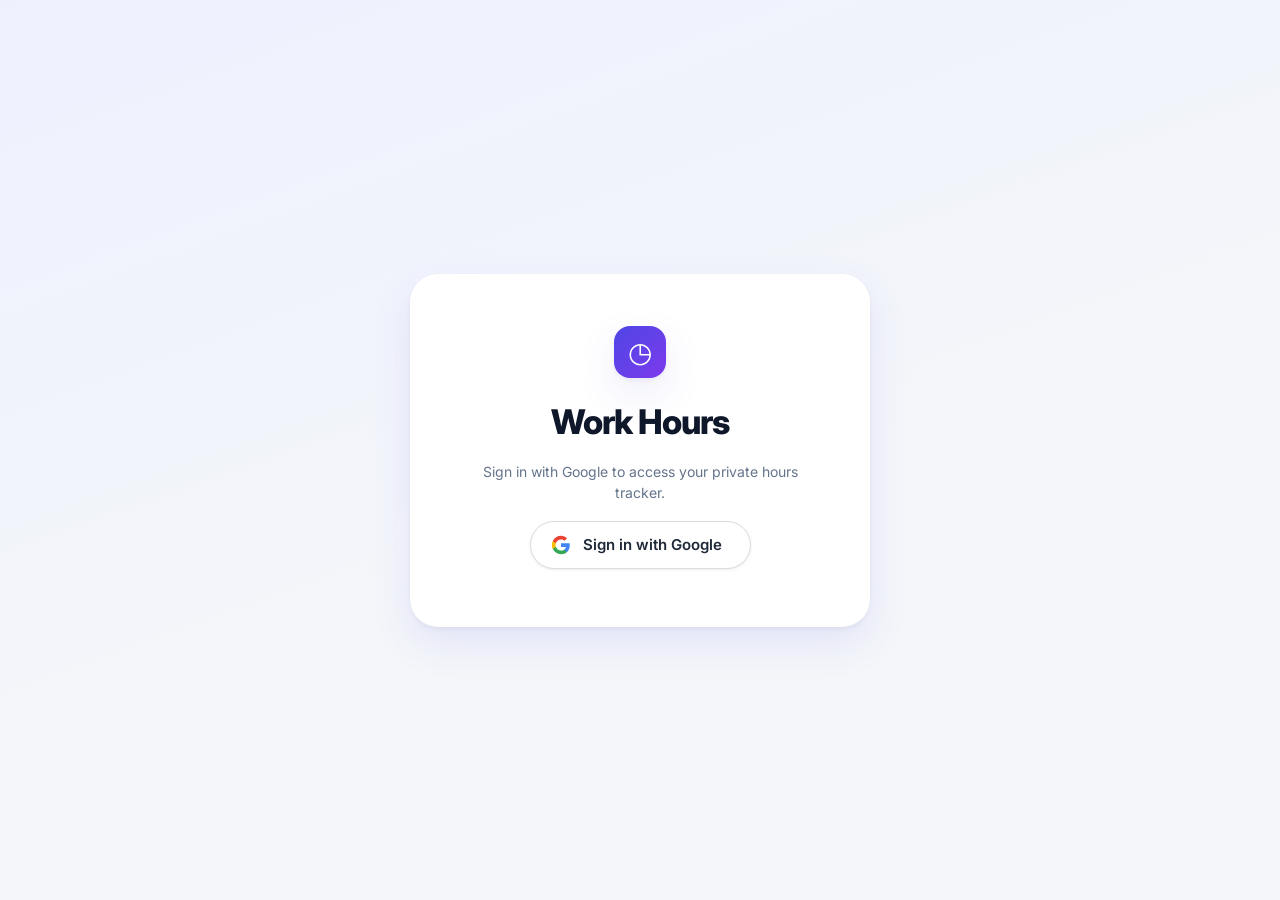
<file: index.html>
<!DOCTYPE html>
<html lang="en">
<head>
<meta charset="UTF-8">
<meta name="viewport" content="width=device-width, initial-scale=1.0, viewport-fit=cover">
<title>Work Hours Tracker</title>
<meta name="description" content="Beautiful work hours stopwatch with daily, weekly and monthly tracking, synced across all your devices.">
<meta name="theme-color" content="#4f46e5">
<link rel="manifest" href="manifest.json">
<link rel="apple-touch-icon" href="icons/apple-touch-icon.png">
<link rel="icon" type="image/svg+xml" href="icons/icon.svg">
<meta name="apple-mobile-web-app-capable" content="yes">
<meta name="apple-mobile-web-app-status-bar-style" content="default">
<meta name="apple-mobile-web-app-title" content="Work Hours">
<link rel="preconnect" href="https://fonts.googleapis.com">
<link rel="preconnect" href="https://fonts.gstatic.com" crossorigin>
<link href="https://fonts.googleapis.com/css2?family=Inter:wght@400;500;600;700;800&display=swap" rel="stylesheet">
<link rel="stylesheet" href="styles.css">
</head>
<body>
<!-- Login gate: no entry without Google sign-in -->
<div class="login-gate" id="loginGate">
  <div class="login-card">
    <div class="brand-mark login-mark">◷</div>
    <h1>Work Hours</h1>
    <p class="muted">Sign in with Google to access your private hours tracker.</p>
    <div class="field" id="clientIdField">
      <label>Google OAuth Client ID <span class="muted">(one-time setup)</span></label>
      <input type="text" id="clientIdInput" placeholder="xxxx.apps.googleusercontent.com" autocomplete="off">
      <div class="btn-row" style="margin-top:10px">
        <button class="btn btn-soft" id="btnSaveClientId">Save</button>
      </div>
    </div>
    <div class="google-btn-wrap" id="googleBtnWrap">
      <button class="google-signin-btn" id="btnGoogleSignin">
        <svg viewBox="0 0 24 24" width="20" height="20"><path fill="#4285F4" d="M22.56 12.25c0-.78-.07-1.53-.2-2.25H12v4.26h5.92c-.26 1.37-1.04 2.53-2.21 3.31v2.77h3.57c2.08-1.92 3.28-4.74 3.28-8.09z"/><path fill="#34A853" d="M12 23c2.97 0 5.46-.98 7.28-2.66l-3.57-2.77c-.98.66-2.23 1.06-3.71 1.06-2.86 0-5.29-1.93-6.16-4.53H2.18v2.84C3.99 20.53 7.7 23 12 23z"/><path fill="#FBBC05" d="M5.84 14.1c-.22-.66-.35-1.36-.35-2.1s.13-1.44.35-2.1V7.06H2.18C1.43 8.55 1 10.22 1 12s.43 3.45 1.18 4.94l3.66-2.84z"/><path fill="#EA4335" d="M12 5.38c1.62 0 3.06.56 4.21 1.64l3.15-3.15C17.45 2.09 14.97 1 12 1 7.7 1 3.99 3.47 2.18 7.06l3.66 2.84c.87-2.6 3.3-4.52 6.16-4.52z"/></svg>
        <span>Sign in with Google</span>
      </button>
    </div>
  </div>
</div>

<div class="app hidden" id="mainApp">

  <header class="topbar">
    <div class="brand">
      <div class="brand-mark">◷</div>
      <div>
        <div class="brand-name">Work Hours</div>
        <div class="brand-sub" id="todayLabel"></div>
      </div>
    </div>
    <div class="sync-dot" id="syncDot" title="Sync status"><span></span></div>
  </header>

  <main>
    <!-- Install banner (only shows if app is not installed) -->
    <div class="install-banner hidden" id="installBanner">
      <div class="install-banner-icon">📲</div>
      <div class="install-banner-text">
        <b>Install as an app</b>
        <span>Add Work Hours to your home screen for quick access</span>
      </div>
      <button class="btn btn-primary btn-small" id="btnInstallBanner">Install</button>
      <button class="install-dismiss" id="btnDismissBanner" title="Dismiss">×</button>
    </div>

    <!-- TIMER -->
    <section class="tab-page active" id="page-timer">
      <div class="card timer-card">
        <div class="status-pill" id="statusPill">Ready</div>
        <div class="timer-display" id="timerDisplay">00:00:00</div>
        <div class="project-select-wrap">
          <select id="timerProject" class="project-select"></select>
        </div>
        <div class="timer-sub" id="timerSub">Tap start to begin tracking</div>
        <div class="btn-row timer-controls">
          <button class="btn btn-success hidden" id="btnStop">Stop &amp; Save</button>
          <button class="btn btn-primary btn-toggle" id="btnToggle">Start</button>
          <button class="btn btn-ghost" id="btnReset">Reset</button>
        </div>
      </div>

      <div class="card">
        <div class="card-head">
          <h2>Today</h2>
          <div class="big-total"><span id="todayTotal">0 min</span></div>
        </div>
        <div class="session-list" id="todaySessions"></div>
        <div class="btn-row" style="margin-top:14px">
          <button class="btn btn-soft" id="btnAddManual">+ Add Hours Manually</button>
        </div>
      </div>
    </section>

    <!-- DAY -->
    <section class="tab-page" id="page-day">
      <div class="card">
        <div class="card-head">
          <h2>Daily Log</h2>
          <div class="head-controls">
            <select id="dayFilter" class="filter-select"></select>
            <input type="date" id="dayPicker" class="date-input">
          </div>
        </div>
        <div class="summary-hero">
          <div class="summary-num"><span id="dayTotal">0 min</span></div>
          <div class="summary-cap" id="dayCap"></div>
        </div>
        <div class="field day-note-field">
          <label>Day Note <span class="muted">(optional)</span></label>
          <textarea id="dayNote" rows="2" placeholder="Add a note for this day..."></textarea>
        </div>
        <div class="session-list" id="daySessions"></div>
        <div class="btn-row" style="margin-top:14px">
          <button class="btn btn-soft" id="btnAddManualDay">+ Add Hours Manually</button>
        </div>
      </div>
    </section>

    <!-- WEEK -->
    <section class="tab-page" id="page-week">
      <div class="card">
        <div class="card-head">
          <button class="btn btn-ghost btn-icon" id="weekPrev">‹</button>
          <h2 id="weekLabel">This Week</h2>
          <button class="btn btn-ghost btn-icon" id="weekNext">›</button>
        </div>
        <div class="filter-row">
          <select id="weekFilter" class="filter-select"></select>
        </div>
        <div class="summary-hero">
          <div class="summary-num"><span id="weekTotal">0 min</span></div>
          <div class="summary-cap" id="weekCap"></div>
        </div>
        <div class="bar-chart" id="weekChart"></div>
        <div class="day-rows" id="weekRows"></div>
      </div>
    </section>

    <!-- MONTH -->
    <section class="tab-page" id="page-month">
      <div class="card">
        <div class="card-head">
          <button class="btn btn-ghost btn-icon" id="monthPrev">‹</button>
          <h2 id="monthLabel"></h2>
          <button class="btn btn-ghost btn-icon" id="monthNext">›</button>
        </div>
        <div class="filter-row">
          <select id="monthFilter" class="filter-select"></select>
        </div>
        <div class="summary-hero">
          <div class="summary-num"><span id="monthTotal">0 min</span></div>
          <div class="summary-cap" id="monthCap"></div>
        </div>
        <div class="cal-grid" id="calGrid"></div>
      </div>
    </section>

    <!-- STATS -->
    <section class="tab-page" id="page-stats">
      <div class="card">
        <div class="card-head">
          <h2>Statistics</h2>
          <select id="statsFilter" class="filter-select"></select>
        </div>
        <div class="stat-grid" id="statGrid"></div>
      </div>
      <div class="card">
        <h2>Hours by Project</h2>
        <div class="proj-bars" id="projBars"></div>
      </div>
      <div class="card">
        <h2>Highlights</h2>
        <div class="day-rows" id="statHighlights"></div>
      </div>
    </section>

    <!-- SETTINGS -->
    <section class="tab-page" id="page-settings">
      <div class="card">
        <h2>Projects</h2>
        <p class="muted">Organize hours by project. Pick a default; you can change it anytime.</p>
        <div class="project-list" id="projectList"></div>
        <div class="add-project-row">
          <input type="text" id="newProjectName" placeholder="New project name" maxlength="40">
          <button class="btn btn-primary" id="btnAddProject">Add</button>
        </div>
      </div>

      <div class="card" id="installCard">
        <h2>📲 Install as an App</h2>
        <p class="muted">Add Work Hours to your home screen. It opens full-screen, just like a real app.</p>
        <div class="btn-row" style="justify-content:flex-start">
          <button class="btn btn-primary" id="btnInstall">Install App</button>
        </div>
        <div class="install-steps" id="installSteps"></div>
      </div>

      <div class="card">
        <h2>Account</h2>
        <p class="muted" id="accountInfo">Signed in with Google. Your hours are private to your account.</p>
        <div class="sync-status" id="syncStatus" style="margin:12px 0;font-size:13px;color:var(--muted)"></div>
        <div class="btn-row" style="justify-content:flex-start">
          <button class="btn btn-soft" id="btnSyncNow">Sync Now</button>
          <button class="btn btn-soft" id="btnReconnect" style="display:none">Reconnect Sync</button>
          <button class="btn btn-soft" id="btnGoogleOut">Sign Out</button>
        </div>
      </div>

      <div class="card">
        <h2>Data</h2>
        <p class="muted">Export your hours and notes. Everything is included in the full backup.</p>
        <div class="btn-row">
          <button class="btn btn-soft" id="btnExportHours">Hours (CSV)</button>
          <button class="btn btn-soft" id="btnExportNotes">Notes (CSV)</button>
        </div>
        <div class="btn-row" style="margin-top:8px">
          <button class="btn btn-soft" id="btnExport">Full Backup (JSON)</button>
          <button class="btn btn-danger-ghost" id="btnClear">Clear All Data</button>
        </div>
      </div>

      <div class="card">
        <h2>Setup Help</h2>
        <ol class="help-list">
          <li>The Google sign-in is pre-configured. Just tap <b>Sign in with Google</b> on the login screen.</li>
          <li>On any other device, open the site and sign in with the same Google account. Your hours follow you.</li>
          <li>Each Google account sees only its own private hours.</li>
        </ol>
      </div>
    </section>
  </main>

  <nav class="tabbar">
    <button class="tab active" data-page="timer"><span class="tab-ico">◷</span><span>Timer</span></button>
    <button class="tab" data-page="day"><span class="tab-ico">📅</span><span>Day</span></button>
    <button class="tab" data-page="week"><span class="tab-ico">📊</span><span>Week</span></button>
    <button class="tab" data-page="month"><span class="tab-ico">🗓️</span><span>Month</span></button>
    <button class="tab" data-page="stats"><span class="tab-ico">📈</span><span>Stats</span></button>
    <button class="tab" data-page="settings"><span class="tab-ico">⚙️</span><span>Account</span></button>
  </nav>
</div>

<!-- Edit / Add modal -->
<div class="modal-backdrop hidden" id="modalBackdrop">
  <div class="modal">
    <h2 id="modalTitle">Edit Session</h2>
    <div class="field">
      <label>Project</label>
      <select id="editProject" class="project-select"></select>
    </div>
    <div class="field">
      <label>Date</label>
      <input type="date" id="editDate">
    </div>
    <div class="field-row">
      <div class="field">
        <label>Start</label>
        <input type="time" id="editStart">
      </div>
      <div class="field">
        <label>End</label>
        <input type="time" id="editEnd">
      </div>
    </div>
    <div class="field">
      <label>Note <span class="muted">(optional)</span></label>
      <textarea id="editNote" rows="2" placeholder="Add a note for this session..."></textarea>
    </div>
    <div class="modal-dur muted" id="editDur"></div>
    <div class="btn-row">
      <button class="btn btn-primary" id="btnModalSave">Save</button>
      <button class="btn btn-ghost" id="btnModalCancel">Cancel</button>
    </div>
  </div>
</div>

<div class="toast" id="toast"></div>

<script src="app.js"></script>
</body>
</html>
</file>
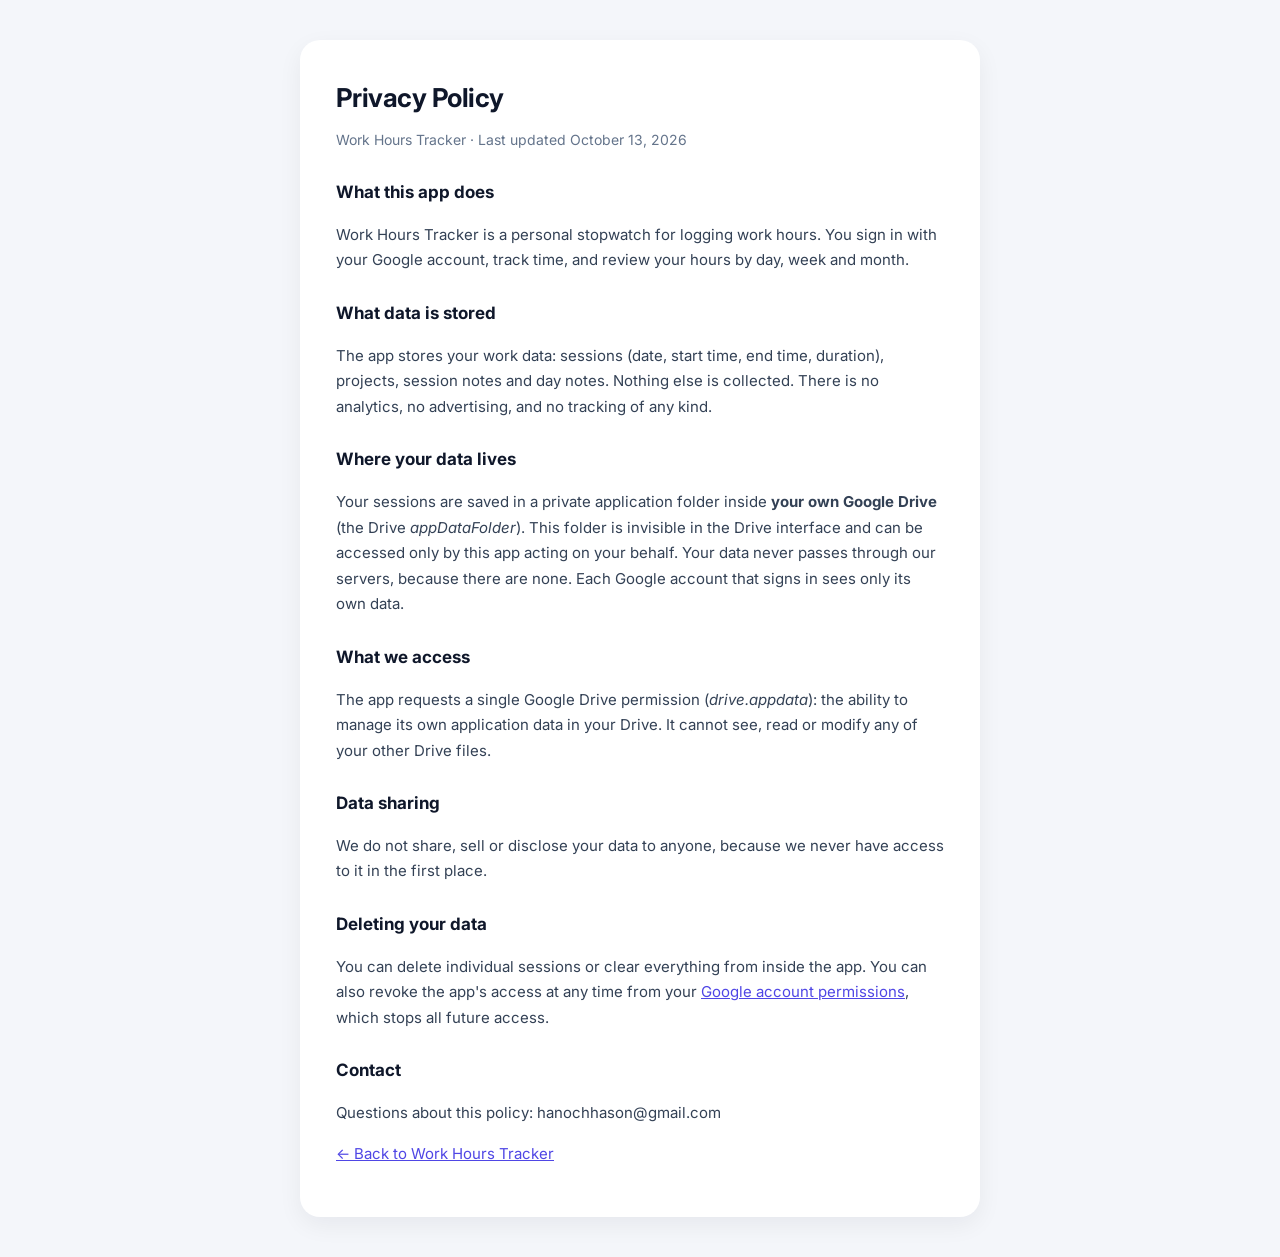
<file: privacy.html>
<!DOCTYPE html>
<html lang="en">
<head>
<meta charset="UTF-8">
<meta name="viewport" content="width=device-width, initial-scale=1.0">
<title>Privacy Policy - Work Hours Tracker</title>
<link rel="preconnect" href="https://fonts.googleapis.com">
<link href="https://fonts.googleapis.com/css2?family=Inter:wght@400;500;600;700&display=swap" rel="stylesheet">
<style>
  body { font-family: 'Inter', sans-serif; max-width: 680px; margin: 0 auto; padding: 40px 24px; color: #0f172a; line-height: 1.7; background: #f4f6fa; }
  .card { background: #fff; border-radius: 20px; padding: 36px; box-shadow: 0 8px 24px rgba(15,23,42,.06); }
  h1 { font-size: 26px; margin: 0 0 8px; letter-spacing: -0.02em; }
  .date { color: #64748b; font-size: 14px; margin-bottom: 24px; }
  h2 { font-size: 17px; margin: 26px 0 8px; }
  p, li { font-size: 15px; color: #334155; }
  a { color: #4f46e5; }
</style>
</head>
<body>
<div class="card">
  <h1>Privacy Policy</h1>
  <div class="date">Work Hours Tracker · Last updated October 13, 2026</div>

  <h2>What this app does</h2>
  <p>Work Hours Tracker is a personal stopwatch for logging work hours. You sign in with your Google account, track time, and review your hours by day, week and month.</p>

  <h2>What data is stored</h2>
  <p>The app stores your work data: sessions (date, start time, end time, duration), projects, session notes and day notes. Nothing else is collected. There is no analytics, no advertising, and no tracking of any kind.</p>

  <h2>Where your data lives</h2>
  <p>Your sessions are saved in a private application folder inside <b>your own Google Drive</b> (the Drive <i>appDataFolder</i>). This folder is invisible in the Drive interface and can be accessed only by this app acting on your behalf. Your data never passes through our servers, because there are none. Each Google account that signs in sees only its own data.</p>

  <h2>What we access</h2>
  <p>The app requests a single Google Drive permission (<i>drive.appdata</i>): the ability to manage its own application data in your Drive. It cannot see, read or modify any of your other Drive files.</p>

  <h2>Data sharing</h2>
  <p>We do not share, sell or disclose your data to anyone, because we never have access to it in the first place.</p>

  <h2>Deleting your data</h2>
  <p>You can delete individual sessions or clear everything from inside the app. You can also revoke the app's access at any time from your <a href="https://myaccount.google.com/permissions">Google account permissions</a>, which stops all future access.</p>

  <h2>Contact</h2>
  <p>Questions about this policy: hanochhason@gmail.com</p>

  <p><a href="./">← Back to Work Hours Tracker</a></p>
</div>
</body>
</html>
</file>
<file: styles.css>
:root {
  --bg: #f4f6fa;
  --card: #ffffff;
  --ink: #0f172a;
  --muted: #64748b;
  --faint: #94a3b8;
  --line: #e8edf3;
  --primary: #4f46e5;
  --primary-2: #7c3aed;
  --primary-soft: #eef0fe;
  --success: #059669;
  --success-soft: #e6f7f0;
  --danger: #dc2626;
  --danger-soft: #fdeeee;
  --radius: 20px;
  --shadow: 0 1px 2px rgba(15,23,42,.04), 0 8px 24px rgba(15,23,42,.06);
  --shadow-lg: 0 2px 4px rgba(15,23,42,.05), 0 16px 40px rgba(79,70,229,.10);
}

* { box-sizing: border-box; -webkit-tap-highlight-color: transparent; }

html, body { height: 100%; }

body {
  margin: 0;
  font-family: 'Inter', -apple-system, BlinkMacSystemFont, 'Segoe UI', sans-serif;
  background: var(--bg);
  color: var(--ink);
  font-size: 16px;
  line-height: 1.5;
  -webkit-font-smoothing: antialiased;
}

.app {
  max-width: 560px;
  margin: 0 auto;
  min-height: 100dvh;
  display: flex;
  flex-direction: column;
  padding-bottom: 92px;
}

/* Top bar */
.topbar {
  display: flex;
  align-items: center;
  justify-content: space-between;
  padding: 20px 20px 12px;
}

.brand { display: flex; align-items: center; gap: 12px; }

.brand-mark {
  width: 44px; height: 44px;
  border-radius: 14px;
  background: linear-gradient(135deg, var(--primary), var(--primary-2));
  color: #fff;
  font-size: 24px;
  display: flex; align-items: center; justify-content: center;
  box-shadow: var(--shadow-lg);
}

.brand-name { font-weight: 800; font-size: 18px; letter-spacing: -0.02em; }
.brand-sub { font-size: 12.5px; color: var(--muted); font-weight: 500; }

.sync-dot span {
  display: block; width: 10px; height: 10px; border-radius: 50%;
  background: #cbd5e1;
  transition: background .3s;
}
.sync-dot.on span { background: var(--success); box-shadow: 0 0 0 4px var(--success-soft); }
.sync-dot.off span { background: var(--faint); }

/* Cards */
main { padding: 8px 16px; display: flex; flex-direction: column; gap: 14px; }

.card {
  background: var(--card);
  border-radius: var(--radius);
  box-shadow: var(--shadow);
  padding: 22px;
  border: 1px solid rgba(15,23,42,.04);
}

.card h2 { margin: 0; font-size: 17px; font-weight: 700; letter-spacing: -0.01em; }

.card-head {
  display: flex; align-items: center; justify-content: space-between;
  margin-bottom: 14px;
}

.muted { color: var(--muted); font-size: 14px; }

/* Timer */
.timer-card { text-align: center; padding: 30px 22px 26px; }

.status-pill {
  display: inline-block;
  font-size: 12px; font-weight: 700; letter-spacing: .08em; text-transform: uppercase;
  padding: 6px 14px; border-radius: 999px;
  background: #f1f5f9; color: var(--muted);
  margin-bottom: 10px;
  transition: all .3s;
}
.status-pill.running { background: var(--success-soft); color: var(--success); }
.status-pill.running::before { content: '● '; animation: blink 1.2s infinite; }
.status-pill.paused { background: #fef3c7; color: #b45309; }

@keyframes blink { 50% { opacity: .35; } }

.timer-display {
  font-size: clamp(56px, 17vw, 84px);
  font-weight: 800;
  letter-spacing: -0.04em;
  font-variant-numeric: tabular-nums;
  font-feature-settings: 'tnum';
  line-height: 1.1;
  margin: 4px 0;
}

.timer-sub { color: var(--muted); font-size: 14px; margin-bottom: 22px; }

/* Buttons */
.btn-row { display: flex; gap: 10px; justify-content: center; flex-wrap: wrap; margin-top: 6px; }
.timer-controls { align-items: center; }
.btn-toggle { min-width: 170px; font-size: 17px; padding: 15px 34px; }

.btn {
  font-family: inherit;
  font-size: 15px; font-weight: 700;
  border: none; border-radius: 14px;
  padding: 13px 26px;
  cursor: pointer;
  transition: transform .12s, box-shadow .2s, background .2s;
  text-decoration: none;
  display: inline-flex; align-items: center; justify-content: center;
}
.btn:active { transform: scale(.96); }
.btn:disabled { opacity: .45; cursor: not-allowed; transform: none; }

.btn-primary {
  background: linear-gradient(135deg, var(--primary), var(--primary-2));
  color: #fff;
  box-shadow: 0 6px 20px rgba(79,70,229,.35);
}
.btn-primary:hover { box-shadow: 0 8px 26px rgba(79,70,229,.45); }

.btn-soft { background: var(--primary-soft); color: var(--primary); }
.btn-success { background: var(--success); color: #fff; box-shadow: 0 6px 20px rgba(5,150,105,.3); }
.btn-ghost { background: #f1f5f9; color: var(--muted); }
.btn-icon { padding: 10px 16px; font-size: 20px; line-height: 1; }
.btn-danger-ghost { background: var(--danger-soft); color: var(--danger); }
.hidden { display: none !important; }

/* Totals */
.big-total { font-size: 15px; font-weight: 700; color: var(--primary); }
.big-total span { font-size: 26px; font-variant-numeric: tabular-nums; }
.big-total small { font-weight: 500; color: var(--muted); }

.summary-hero { text-align: center; padding: 8px 0 18px; }
.summary-num { font-size: 15px; font-weight: 700; color: var(--primary); }
.summary-num span { font-size: 52px; letter-spacing: -0.03em; font-variant-numeric: tabular-nums; }
.summary-num small { color: var(--muted); font-weight: 500; }
.summary-cap { color: var(--muted); font-size: 13px; margin-top: 2px; }

/* Sessions */
.session-list { display: flex; flex-direction: column; gap: 8px; }
.session-list:empty::after {
  content: 'No sessions yet';
  color: var(--faint); font-size: 14px; text-align: center; padding: 14px;
}

.session {
  display: flex; align-items: center; justify-content: space-between;
  background: #f8fafc;
  border: 1px solid var(--line);
  border-radius: 14px;
  padding: 12px 16px;
}

.session-time { font-weight: 600; font-size: 14px; }
.session-time small { color: var(--muted); font-weight: 500; display: block; font-size: 12px; }
.session-dur { font-weight: 800; font-size: 16px; color: var(--primary); font-variant-numeric: tabular-nums; }
.session-del {
  border: none; background: none; color: var(--faint);
  font-size: 18px; cursor: pointer; padding: 4px 8px; border-radius: 8px;
}
.session-del:hover { color: var(--danger); background: var(--danger-soft); }

/* Day / week / month rows */
.day-rows { display: flex; flex-direction: column; gap: 8px; }

.day-row {
  display: flex; align-items: center; justify-content: space-between;
  padding: 12px 16px;
  background: #f8fafc;
  border: 1px solid var(--line);
  border-radius: 14px;
}
.day-row.today { border-color: var(--primary); background: var(--primary-soft); }
.day-row .dow { font-weight: 700; font-size: 14px; }
.day-row .dow small { display: block; color: var(--muted); font-weight: 500; font-size: 12px; }
.day-row .hrs { font-weight: 800; font-size: 16px; font-variant-numeric: tabular-nums; }
.day-row .hrs.zero { color: var(--faint); font-weight: 500; }

/* Bar chart */
.bar-chart {
  display: flex; align-items: flex-end; gap: 8px;
  height: 110px; padding: 6px 4px 0; margin-bottom: 16px;
}
.bar-col { flex: 1; display: flex; flex-direction: column; align-items: center; gap: 6px; height: 100%; justify-content: flex-end; }
.bar {
  width: 100%; max-width: 44px; border-radius: 8px 8px 4px 4px;
  background: linear-gradient(180deg, var(--primary-2), var(--primary));
  min-height: 4px;
  transition: height .5s ease;
}
.bar-col.today .bar { background: linear-gradient(180deg, #10b981, #059669); }
.bar-lbl { font-size: 11px; color: var(--muted); font-weight: 600; }

/* Inputs */
.date-input, .field input {
  font-family: inherit;
  font-size: 15px; font-weight: 600;
  border: 1.5px solid var(--line); border-radius: 12px;
  padding: 10px 14px;
  background: #f8fafc; color: var(--ink);
  outline: none;
  transition: border .2s;
}
.date-input:focus, .field input:focus { border-color: var(--primary); background: #fff; }

.field { margin: 14px 0; }
.field label { display: block; font-size: 13px; font-weight: 700; margin-bottom: 6px; }
.field input { width: 100%; }

.help-list { margin: 10px 0 0; padding-left: 20px; color: var(--muted); font-size: 14px; }
.help-list li { margin-bottom: 8px; }
.help-list b { color: var(--ink); }

/* Tab bar */
.tabbar {
  position: fixed; bottom: 0; left: 0; right: 0;
  display: flex;
  background: rgba(255,255,255,.92);
  backdrop-filter: blur(16px); -webkit-backdrop-filter: blur(16px);
  border-top: 1px solid var(--line);
  padding: 8px 4px calc(8px + env(safe-area-inset-bottom));
  z-index: 50;
  max-width: 560px; margin: 0 auto;
}

.tab {
  flex: 1; border: none; background: none;
  display: flex; flex-direction: column; align-items: center; gap: 2px;
  font-family: inherit; font-size: 11px; font-weight: 600;
  color: var(--faint); cursor: pointer;
  padding: 6px 0; border-radius: 12px;
  transition: color .2s;
}
.tab-ico { font-size: 20px; }
.tab.active { color: var(--primary); }

/* Pages */
.tab-page { display: none; flex-direction: column; gap: 14px; }
.tab-page.active { display: flex; animation: fadeUp .3s ease; }

@keyframes fadeUp {
  from { opacity: 0; transform: translateY(8px); }
  to { opacity: 1; transform: none; }
}

/* Toast */
.toast {
  position: fixed; bottom: 100px; left: 50%; transform: translateX(-50%) translateY(20px);
  background: var(--ink); color: #fff;
  font-size: 14px; font-weight: 600;
  padding: 12px 22px; border-radius: 999px;
  opacity: 0; pointer-events: none;
  transition: all .3s;
  z-index: 100;
  box-shadow: 0 8px 30px rgba(0,0,0,.25);
  max-width: 90vw; text-align: center;
}
.toast.show { opacity: 1; transform: translateX(-50%) translateY(0); }

/* Modal */
.modal-backdrop {
  position: fixed; inset: 0;
  background: rgba(15,23,42,.45);
  backdrop-filter: blur(4px); -webkit-backdrop-filter: blur(4px);
  display: flex; align-items: center; justify-content: center;
  padding: 20px;
  z-index: 90;
  animation: fadeUp .25s ease;
}
.modal {
  background: #fff;
  border-radius: 24px;
  padding: 26px;
  width: 100%; max-width: 420px;
  box-shadow: 0 24px 60px rgba(15,23,42,.25);
}
.modal h2 { margin: 0 0 6px; font-size: 19px; font-weight: 800; letter-spacing: -0.02em; }
.field-row { display: flex; gap: 12px; }
.field-row .field { flex: 1; }
.modal-dur { text-align: center; font-size: 14px; font-weight: 600; margin: 4px 0 12px; }

.session-actions { display: flex; align-items: center; gap: 2px; }
.session-edit {
  border: none; background: none; color: var(--faint);
  font-size: 16px; cursor: pointer; padding: 4px 8px; border-radius: 8px;
}
.session-edit:hover { color: var(--primary); background: var(--primary-soft); }

.google-btn-wrap {
  display: flex; justify-content: center;
  margin: 18px 0 6px;
  min-height: 48px;
}
.google-btn-wrap:empty { display: none; }

/* Login gate */
.login-gate {
  position: fixed; inset: 0;
  background: linear-gradient(160deg, #eef0fe 0%, var(--bg) 55%, #f4f6fa 100%);
  display: flex; align-items: center; justify-content: center;
  padding: 24px;
  z-index: 200;
}
.login-card {
  background: #fff;
  border-radius: 28px;
  box-shadow: var(--shadow-lg);
  padding: 44px 36px;
  width: 100%; max-width: 400px;
  text-align: center;
  animation: fadeUp .4s ease;
}
.login-mark {
  width: 64px; height: 64px;
  font-size: 34px;
  border-radius: 20px;
  margin: 0 auto 18px;
}
.login-card h1 {
  margin: 0 0 8px;
  font-size: 30px; font-weight: 800; letter-spacing: -0.03em;
}
.login-card .muted { margin-bottom: 6px; }
.login-card .field { text-align: left; margin-top: 18px; }

@media (min-width: 600px) {
  .app { padding: 24px 0 100px; }
  .topbar { padding: 8px 20px 16px; }
}

/* ---------- Desktop ---------- */
@media (min-width: 900px) {
  .app {
    max-width: 1060px;
    padding: 0 0 60px;
  }
  .topbar {
    padding: 28px 32px 20px;
  }
  .brand-name { font-size: 22px; }
  .brand-sub { font-size: 14px; }
  .brand-mark { width: 52px; height: 52px; font-size: 28px; border-radius: 16px; }

  main { padding: 8px 32px; gap: 18px; }

  .card { padding: 30px; border-radius: 24px; }
  .card h2 { font-size: 19px; }

  /* Top nav instead of bottom tab bar */
  .topbar { order: 1; }
  main { order: 3; }
  .tabbar {
    order: 2;
    position: sticky;
    top: 0;
    bottom: auto;
    max-width: none;
    border-top: none;
    border-bottom: 1px solid var(--line);
    padding: 10px 32px;
    justify-content: center;
    gap: 6px;
    background: rgba(244,246,250,.94);
    z-index: 60;
  }
  .tab {
    flex: none;
    flex-direction: row;
    gap: 8px;
    font-size: 14px;
    padding: 10px 20px;
  }
  .tab-ico { font-size: 17px; }
  .tab.active { background: var(--primary-soft); border-radius: 12px; }
  .tab:hover:not(.active) { background: #eef1f6; border-radius: 12px; }

  /* Timer page: side by side */
  #page-timer {
    display: none;
    grid-template-columns: 1.15fr 1fr;
    gap: 18px;
    align-items: start;
  }
  #page-timer.active { display: grid; }
  .timer-display { font-size: 92px; }

  /* Day page: comfortable reading width */
  #page-day .card { max-width: 720px; margin: 0 auto; width: 100%; }

  /* Week page: chart and rows side by side */
  #page-week .card { max-width: 860px; margin: 0 auto; width: 100%; }
  .bar-chart { height: 140px; }

  /* Month page */
  #page-month .card { max-width: 860px; margin: 0 auto; width: 100%; }

  .summary-num span { font-size: 60px; }
  .big-total span { font-size: 30px; }

  /* Login gate: larger card */
  .login-card { max-width: 460px; padding: 52px 48px; }
  .login-card h1 { font-size: 34px; }
}

/* ---------- Projects ---------- */
.project-select-wrap { margin: 2px 0 4px; }

.project-select, .filter-select {
  font-family: inherit;
  font-size: 14px; font-weight: 700;
  color: var(--primary);
  background: var(--primary-soft);
  border: 1.5px solid transparent;
  border-radius: 999px;
  padding: 9px 36px 9px 18px;
  cursor: pointer;
  outline: none;
  appearance: none; -webkit-appearance: none;
  background-image: url("data:image/svg+xml,%3Csvg xmlns='http://www.w3.org/2000/svg' width='12' height='8'%3E%3Cpath d='M1 1l5 5 5-5' stroke='%234f46e5' stroke-width='2' fill='none' stroke-linecap='round'/%3E%3C/svg%3E");
  background-repeat: no-repeat;
  background-position: right 14px center;
  transition: border .2s;
  max-width: 100%;
}
.project-select:hover, .filter-select:hover { border-color: var(--primary); }
.project-select:focus, .filter-select:focus { border-color: var(--primary); background-color: #fff; }

.modal .project-select {
  width: 100%;
  border-radius: 12px;
  background-color: #f8fafc;
  color: var(--ink);
  border-color: var(--line);
  padding: 10px 36px 10px 14px;
  background-image: url("data:image/svg+xml,%3Csvg xmlns='http://www.w3.org/2000/svg' width='12' height='8'%3E%3Cpath d='M1 1l5 5 5-5' stroke='%2364748b' stroke-width='2' fill='none' stroke-linecap='round'/%3E%3C/svg%3E");
}

.filter-row { margin-bottom: 14px; display: flex; justify-content: flex-end; }
.head-controls { display: flex; gap: 8px; align-items: center; flex-wrap: wrap; justify-content: flex-end; }

.session-proj {
  display: inline-block;
  font-size: 11px; font-weight: 700;
  color: var(--primary);
  background: var(--primary-soft);
  border-radius: 999px;
  padding: 2px 10px;
  margin-top: 4px;
}

.project-list { display: flex; flex-direction: column; gap: 8px; margin: 12px 0; }
.project-row {
  display: flex; align-items: center; justify-content: space-between;
  background: #f8fafc;
  border: 1px solid var(--line);
  border-radius: 14px;
  padding: 12px 16px;
}
.project-row.is-default { border-color: var(--primary); background: var(--primary-soft); }
.project-name { font-weight: 700; font-size: 15px; display: flex; align-items: center; gap: 8px; }
.default-badge {
  font-size: 10px; font-weight: 800; letter-spacing: .06em; text-transform: uppercase;
  background: var(--primary); color: #fff;
  border-radius: 999px; padding: 3px 10px;
}
.project-meta { font-size: 12px; color: var(--muted); margin-top: 2px; }
.project-actions { display: flex; gap: 4px; }
.project-actions button {
  border: none; background: none; cursor: pointer;
  font-size: 13px; font-weight: 700;
  padding: 6px 10px; border-radius: 8px;
  color: var(--muted);
}
.project-actions button:hover { background: #eef1f6; color: var(--ink); }
.project-actions button.danger:hover { background: var(--danger-soft); color: var(--danger); }
.project-actions button.primary { color: var(--primary); }
.project-actions button.primary:hover { background: var(--primary-soft); }

.add-project-row { display: flex; gap: 8px; margin-top: 4px; }
.add-project-row input {
  flex: 1;
  font-family: inherit; font-size: 15px;
  border: 1.5px solid var(--line); border-radius: 12px;
  padding: 10px 14px; background: #f8fafc; color: var(--ink); outline: none;
}
.add-project-row input:focus { border-color: var(--primary); background: #fff; }
.add-project-row .btn { padding: 10px 22px; }

@media (min-width: 900px) {
  #page-settings .card { max-width: 720px; margin: 0 auto; width: 100%; }
}

/* ---------- Notes ---------- */
.field textarea {
  width: 100%;
  font-family: inherit; font-size: 14.5px; line-height: 1.55;
  border: 1.5px solid var(--line); border-radius: 16px;
  padding: 12px 16px;
  min-height: 76px;
  background: #f8fafc; color: var(--ink);
  outline: none; resize: vertical;
  transition: border .2s, box-shadow .2s, background .2s;
  box-shadow: inset 0 1px 3px rgba(15,23,42,.04);
}
.field textarea::placeholder { color: var(--faint); }
.field textarea:focus {
  border-color: var(--primary);
  background: #fff;
  box-shadow: 0 0 0 4px var(--primary-soft);
}
.field textarea:hover:not(:focus) { border-color: #cbd5e1; }
.day-note-field { margin: 0 0 14px; }
.session-note {
  display: block;
  color: var(--muted);
  font-size: 12.5px;
  margin-top: 4px;
  padding-left: 10px;
  border-left: 2px solid var(--primary-soft);
  font-style: normal;
}

/* ---------- Statistics ---------- */
.stat-grid {
  display: grid;
  grid-template-columns: 1fr 1fr;
  gap: 10px;
  margin-top: 6px;
}
.stat-box {
  background: #f8fafc;
  border: 1px solid var(--line);
  border-radius: 16px;
  padding: 16px;
  text-align: center;
}
.stat-box .stat-val {
  font-size: 30px; font-weight: 800; letter-spacing: -0.03em;
  font-variant-numeric: tabular-nums;
  color: var(--ink);
}
.stat-box .stat-val small { font-size: 14px; font-weight: 600; color: var(--muted); }
.stat-box .stat-lbl { font-size: 12px; font-weight: 600; color: var(--muted); margin-top: 4px; }
.stat-box.accent { background: linear-gradient(135deg, var(--primary), var(--primary-2)); border: none; }
.stat-box.accent .stat-val, .stat-box.accent .stat-lbl { color: #fff; }
.stat-box.accent .stat-val small { color: rgba(255,255,255,.75); }

.proj-bars { display: flex; flex-direction: column; gap: 12px; margin-top: 14px; }
.proj-bar-row { display: flex; flex-direction: column; gap: 6px; }
.proj-bar-top { display: flex; justify-content: space-between; font-size: 14px; }
.proj-bar-top .pname { font-weight: 700; }
.proj-bar-top .phrs { font-weight: 800; color: var(--primary); font-variant-numeric: tabular-nums; }
.proj-bar-track {
  height: 10px; border-radius: 999px;
  background: #eef1f6;
  overflow: hidden;
}
.proj-bar-fill {
  height: 100%; border-radius: 999px;
  background: linear-gradient(90deg, var(--primary), var(--primary-2));
  transition: width .6s ease;
  min-width: 4px;
}
.proj-bars:empty::after {
  content: 'No hours logged yet';
  color: var(--faint); font-size: 14px; text-align: center; padding: 14px;
}

@media (min-width: 900px) {
  .stat-grid { grid-template-columns: repeat(4, 1fr); }
  #page-stats .card { max-width: 860px; margin: 0 auto; width: 100%; }
}

/* ---------- Calendar ---------- */
.cal-grid {
  display: grid;
  grid-template-columns: repeat(7, 1fr);
  gap: 6px;
}
.cal-dow {
  text-align: center;
  font-size: 11px; font-weight: 800;
  color: var(--faint);
  text-transform: uppercase; letter-spacing: .05em;
  padding: 4px 0;
}
.cal-day {
  aspect-ratio: 1;
  border-radius: 14px;
  background: #f8fafc;
  border: 1px solid var(--line);
  display: flex; flex-direction: column;
  align-items: center; justify-content: center;
  gap: 2px;
  cursor: default;
  transition: transform .12s, box-shadow .2s;
  min-height: 52px;
  padding: 4px 2px;
}
.cal-day .dnum {
  font-size: 14px; font-weight: 700;
  font-variant-numeric: tabular-nums;
}
.cal-day .dhrs {
  font-size: 10.5px; font-weight: 800;
  color: var(--primary);
  font-variant-numeric: tabular-nums;
  line-height: 1;
}
.cal-day.has-hours {
  background: var(--primary-soft);
  border-color: rgba(79,70,229,.25);
  cursor: pointer;
}
.cal-day.has-hours:hover { transform: scale(1.05); box-shadow: var(--shadow); }
.cal-day.today {
  border: 2px solid var(--primary);
  background: #fff;
}
.cal-day.today .dnum { color: var(--primary); }
.cal-day.other-month {
  background: transparent;
  border-color: transparent;
  opacity: .3;
}
.cal-day.other-month .dnum { font-weight: 500; }

@media (min-width: 900px) {
  .cal-grid { gap: 8px; }
  .cal-day { min-height: 76px; border-radius: 16px; }
  .cal-day .dnum { font-size: 16px; }
  .cal-day .dhrs { font-size: 12px; }
}

/* ---------- Google sign-in button ---------- */
.google-signin-btn {
  display: inline-flex; align-items: center; gap: 12px;
  font-family: inherit; font-size: 15px; font-weight: 600;
  color: #1f2937;
  background: #fff;
  border: 1.5px solid #dadce0;
  border-radius: 999px;
  padding: 12px 28px 12px 20px;
  cursor: pointer;
  transition: background .2s, box-shadow .2s, transform .12s;
  box-shadow: 0 1px 3px rgba(15,23,42,.08);
}
.google-signin-btn:hover { background: #f8fafc; box-shadow: 0 2px 8px rgba(15,23,42,.12); }
.google-signin-btn:active { transform: scale(.97); }
.google-signin-btn svg { flex-shrink: 0; }

/* ---------- Install banner ---------- */
.install-banner {
  display: flex; align-items: center; gap: 12px;
  background: linear-gradient(135deg, var(--primary), var(--primary-2));
  color: #fff;
  border-radius: 18px;
  padding: 14px 16px;
  box-shadow: var(--shadow-lg);
  animation: fadeUp .4s ease;
}
.install-banner-icon { font-size: 28px; }
.install-banner-text { flex: 1; display: flex; flex-direction: column; }
.install-banner-text b { font-size: 15px; }
.install-banner-text span { font-size: 12.5px; opacity: .85; }
.install-banner .btn-small { padding: 9px 20px; font-size: 14px; background: #fff; color: var(--primary); box-shadow: none; }
.install-dismiss {
  border: none; background: rgba(255,255,255,.2); color: #fff;
  width: 28px; height: 28px; border-radius: 50%;
  font-size: 16px; cursor: pointer; line-height: 1;
  flex-shrink: 0;
}
.install-dismiss:hover { background: rgba(255,255,255,.35); }

.install-steps { margin-top: 12px; font-size: 14px; color: var(--muted); }
.install-steps ol { margin: 8px 0 0; padding-left: 20px; }
.install-steps li { margin-bottom: 6px; }
.install-steps b { color: var(--ink); }
</file>
